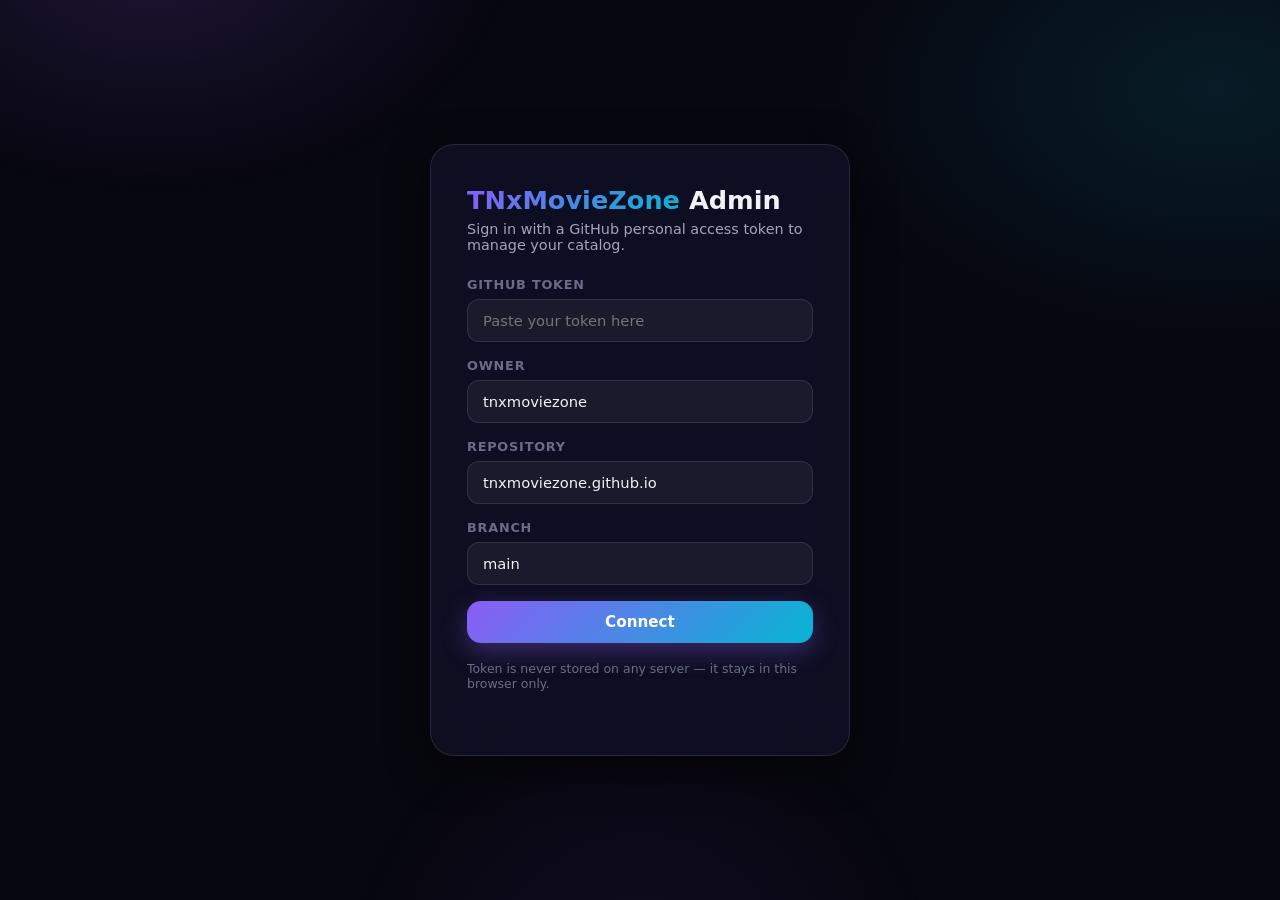
<file: admin.html>
<!DOCTYPE html>
<html lang="en" data-theme="dark">
<head>
<meta charset="UTF-8">
<meta name="viewport" content="width=device-width, initial-scale=1.0">
<title>Admin — TNxMovieZone</title>
<meta name="robots" content="noindex, nofollow">
<link rel="stylesheet" href="css/style.css?v=5">
<link rel="icon" href="logo/logo.png" type="image/png">
</head>
<body>

<!-- ============ LOGIN VIEW (div-based, NO form element) ============ -->
<div id="loginView" class="admin-login-wrap">
  <div class="login-card">
    <h1><span class="grad">TNxMovieZone</span> Admin</h1>
    <p>Sign in with a GitHub personal access token to manage your catalog.</p>
    <div class="login-err" id="loginError"></div>
    <div id="loginForm">
      <div class="field">
        <label for="ghToken">GitHub Token</label>
        <input type="password" id="ghToken" placeholder="Paste your token here" autocomplete="off" autocapitalize="off" spellcheck="false">
      </div>
      <div class="field">
        <label for="ghOwner">Owner</label>
        <input type="text" id="ghOwner" value="tnxmoviezone" autocomplete="off" spellcheck="false">
      </div>
      <div class="field">
        <label for="ghRepo">Repository</label>
        <input type="text" id="ghRepo" value="tnxmoviezone.github.io" autocomplete="off" spellcheck="false">
      </div>
      <div class="field">
        <label for="ghBranch">Branch</label>
        <input type="text" id="ghBranch" value="main" autocomplete="off" spellcheck="false">
      </div>
      <button type="button" class="btn btn-grad" id="loginBtn" style="width:100%" onclick="doAdminLogin()">Connect</button>
    </div>
    <p style="margin-top:18px;font-size:.78rem;color:var(--text-faint);">Token is never stored on any server — it stays in this browser only.</p>
  </div>
</div>

<!-- ============ DASHBOARD VIEW ============ -->
<div id="dashView" style="display:none;">
  <header class="header">
    <div class="wrap header-inner">
      <a href="index.html" class="logo">TNxMovieZone <span style="font-size:.7rem;color:var(--text-faint)">ADMIN</span></a>
      <div style="margin-left:auto;display:flex;gap:10px;">
        <button class="btn btn-ghost btn-sm" type="button" onclick="window.open('index.html','_blank')">View Site</button>
      </div>
    </div>
  </header>

  <main class="wrap">
    <div class="dash-head">
      <h1 style="font-size:1.6rem;font-weight:800;">Dashboard</h1>
      <button class="btn btn-grad" type="button" onclick="openMovieModal()">+ Add Movie</button>
    </div>

    <div class="stats">
      <div class="stat"><div class="n" id="stTotal">0</div><div class="l">Total Movies</div></div>
      <div class="stat"><div class="n" id="stFeatured">0</div><div class="l">Featured</div></div>
      <div class="stat"><div class="n" id="stTrending">0</div><div class="l">Trending</div></div>
      <div class="stat"><div class="n" id="stHidden">0</div><div class="l">Unlisted</div></div>
    </div>

    <div class="tabs">
      <button class="tab-btn on" type="button" data-tab="movies" onclick="switchTab('movies')">🎬 Movies</button>
      <button class="tab-btn" type="button" data-tab="settings" onclick="switchTab('settings')">⚙️ Site Settings</button>
      <button class="tab-btn" type="button" data-tab="cats" onclick="switchTab('cats')">🏷️ Categories</button>
      <button class="tab-btn" type="button" data-tab="ads" onclick="switchTab('ads')">📢 Ads</button>
    </div>

    <!-- Movies tab -->
    <div class="tab-pane on" id="tab-movies">
      <div class="field" style="max-width:340px;">
        <input type="text" id="movieSearch" placeholder="🔍 Filter movies..." oninput="filterMovieTable()">
      </div>
      <div class="tbl-wrap">
        <table>
          <thead>
            <tr><th>Poster</th><th>Title</th><th>Year</th><th>Genre</th><th>Flags</th><th>Status</th><th>Actions</th></tr>
          </thead>
          <tbody id="moviesTbody">
            <tr><td colspan="7" style="text-align:center;color:var(--text-faint)">Loading...</td></tr>
          </tbody>
        </table>
      </div>
    </div>

    <!-- Settings tab -->
    <div class="tab-pane" id="tab-settings">
      <div class="tbl-wrap" style="padding:24px;">
        <div class="field"><label>Site Name</label><input type="text" id="setSiteName"></div>
        <div class="field"><label>Logo URL (optional)</label><input type="text" id="setLogo"></div>
        <div class="field"><label>📤 Upload Logo from Device</label><input type="file" id="logoFile" accept="image/*" style="padding:10px;"><div id="logoUploadStatus" style="font-size:12px;color:#888;margin-top:6px;"></div></div>
        <div class="field"><button class="btn" type="button" onclick="removeLogo()" style="background:rgba(239,68,68,.12);color:#f66;border:1px solid rgba(239,68,68,.3);">🗑 Remove Logo</button></div>
        <div class="field"><label>Embed Server Template (use {tmdb} placeholder)</label><input type="text" id="setEmbed" placeholder="https://example.com/embed/movie/{tmdb}"></div>
        <div class="field"><label>📱 WhatsApp Number <small style="color:var(--text-faint)">(request/report-er jonno)</small></label><input type="text" id="setWhatsApp" placeholder="8801XXXXXXXXX"></div>
        <div class="field"><label>✈️ Telegram Link <small style="color:var(--text-faint)">(channel/group)</small></label><input type="text" id="setTelegram" placeholder="https://t.me/..."></div>
        <div class="field"><label>TMDB API Key (for auto-fill — get free at themoviedb.org)</label><input type="text" id="setTmdbKey" placeholder="Paste your TMDB API key" autocomplete="off" spellcheck="false"></div>
        <div class="field"><label>Announcement / Notice (optional)</label><input type="text" id="setNotice"></div>
        <div class="check-row"><input type="checkbox" id="setDarkDefault" checked> <label for="setDarkDefault" style="margin:0">Dark theme by default</label></div>
        <div style="margin-top:20px;display:flex;gap:12px;flex-wrap:wrap;"><button class="btn btn-grad" type="button" onclick="saveSettings()">Save Settings</button><button class="btn btn-danger" type="button" onclick="doLogout()">Disconnect</button></div>
      </div>
    </div>

    <!-- Categories tab -->
    <div class="tab-pane" id="tab-cats">
      <div class="tbl-wrap" style="padding:24px;">
        <div class="field"><label>Categories (one per line)</label><textarea id="setCats" rows="8"></textarea></div>
        <div><button class="btn btn-grad" type="button" onclick="saveCategories()">Save Categories</button></div>
      </div>
    </div>

    <!-- Ads tab -->
    <div class="tab-pane" id="tab-ads">
      <div class="tbl-wrap" style="padding:24px;">
        <div class="check-row" style="margin-bottom:16px;"><input type="checkbox" id="adsHeadEnabled"> <label for="adsHeadEnabled" style="margin:0">Enable Head Code</label></div>
        <div class="field"><label>Head Code (paste ad script for &lt;head&gt;)</label><textarea id="adsHead" rows="5" placeholder="<script>...</script>" spellcheck="false"></textarea></div>
        <div class="check-row" style="margin-bottom:16px;"><input type="checkbox" id="adsBodyEnabled"> <label for="adsBodyEnabled" style="margin:0">Enable Body Code</label></div>
        <div class="field"><label>Body Code (banner / popup ad code)</label><textarea id="adsBody" rows="5" placeholder="<script>...</script>" spellcheck="false"></textarea></div>
        <div><button class="btn btn-grad" type="button" onclick="saveAds()">Save Ads</button></div>
      </div>
    </div>
  </main>
</div>

<!-- ============ MOVIE MODAL ============ -->
<div class="modal-bg" id="movieModal">
  <div class="modal" style="position:relative;">
    <button type="button" class="modal-back" onclick="closeMovieModal()" aria-label="Back">← Back</button>
    <h2 id="modalTitle">Add Movie</h2>
    <input type="hidden" id="mId">
    <div class="field" id="tmdbSearchWrap" style="margin-bottom:16px;">
      <label>🔍 TMDB Search (auto-fill)</label>
      <input type="text" id="tmdbSearch" placeholder="Type movie name…" autocomplete="off" spellcheck="false">
      <div id="tmdbResults" style="display:none;max-height:220px;overflow-y:auto;margin-top:8px;border:1px solid rgba(139,92,246,.25);border-radius:12px;"></div>
    </div>
    <div class="grid2" style="display:grid;grid-template-columns:1fr 1fr;gap:14px;">
      <div class="field"><label>Title *</label><input type="text" id="mTitle"></div>
      <div class="field"><label>Year</label><input type="text" id="mYear"></div>
      <div class="field" style="grid-column:1/-1;"><label>🎬 Content Type</label><div id="typeSelect" class="cat-select"></div></div>
      <div class="field"><label>Release Date</label><input type="date" id="mReleaseDate"></div>
      <div class="field"><label>Genre</label><input type="text" id="mGenre"></div>
      <div class="field"><label>📂 Category <small style="color:var(--text-faint)">(TMDB theke auto-select hobe)</small></label><div id="catSelect" class="cat-select"></div><div style="display:flex;gap:8px;margin-top:8px;"><select id="catDropdown" style="flex:1;"><option value="">— Category select koro —</option></select><input type="text" id="newCatInput" placeholder="Notun category..." style="flex:1;"><button type="button" class="btn btn-ghost btn-sm" id="addCatBtn">+ Add</button></div></div>
      <div class="field"><label>Language</label><input type="text" id="mLang" placeholder="English, Hindi, Bengali…"></div>
      <div class="field"><label>Country</label><input type="text" id="mCountry" placeholder="USA, India, Bangladesh…"></div>
      <div class="field"><label>TMDB ID</label><input type="text" id="mTmdb"></div>
      <div class="field"><label>Rating (e.g. 8.2)</label><input type="text" id="mRating"></div>
      <div class="field"><label>Duration</label><input type="text" id="mDuration" placeholder="2h 15m"></div>
      <div class="field"><label>Director</label><input type="text" id="mDirector"></div>
      <div class="field"><label>Cast (comma separated)</label><input type="text" id="mCast"></div>
    </div>
    <div class="field"><label>Poster URL</label><input type="text" id="mPoster"></div>
    <div class="field"><label>📤 Upload Poster from Device (4K supported)</label><input type="file" id="mPosterFile" accept="image/*" style="padding:10px;"><div id="posterUploadStatus" style="font-size:12px;color:#888;margin-top:4px;"></div></div>
    <div class="field"><label>Backdrop URL</label><input type="text" id="mBackdrop"></div>
    <div class="field"><label>📤 Upload Backdrop from Device (4K supported)</label><input type="file" id="mBackdropFile" accept="image/*" style="padding:10px;"><div id="backdropUploadStatus" style="font-size:12px;color:#888;margin-top:4px;"></div></div>
    <div class="field">
      <label>🎬 Video Servers <small style="color:var(--text-faint)">(embed / iframe supported)</small></label>
      <div id="serverList"></div>
      <button type="button" class="btn btn-ghost btn-sm" id="addServerBtn" style="margin-top:8px;">+ Add Server</button>
    </div>
    <div class="field"><label>Description</label><textarea id="mDesc" rows="4"></textarea></div>
    <div class="field"><label>Search Keywords / Tags <small style="color:var(--text-faint)">(comma separated — improves search)</small></label><input type="text" id="mTags" placeholder="action thriller, rajinikanth, jailer..."></div>
    <div class="field"><label>🎬 Trailer URL <small style="color:var(--text-faint)">(YouTube)</small></label><input type="text" id="mTrailer" placeholder="https://youtube.com/watch?v=..."></div>
    <div class="field"><label>🏷️ Quality</label><select id="mQuality"><option value="">— Select —</option><option>HD</option><option>FHD</option><option>4K</option><option>CAM</option><option>HDTS</option><option>HDTC</option><option>DVD</option><option>WEB-DL</option><option>BluRay</option></select></div>
    <div class="field"><label>📺 Episodes <small style="color:var(--text-faint)">(thakle Web Series-e show hobe)</small></label><input type="text" id="mEpisodes" placeholder="e.g. 12 ba S1: 8, S2: 10"></div>
    <div class="field"><label>🔞 Age Rating</label><select id="mAge"><option value="">— Select —</option><option>U</option><option>U/A</option><option>A</option><option>18+</option></select></div>
    <div style="display:flex;gap:18px;flex-wrap:wrap;margin-top:6px;">
      <label class="toggle-row"><input type="checkbox" id="mFeatured" class="toggle-input"><span class="toggle-sw"></span> Featured</label>
      <label class="toggle-row"><input type="checkbox" id="mTrending" class="toggle-input"><span class="toggle-sw"></span> Trending</label>
      <label class="toggle-row"><input type="checkbox" id="mListed" class="toggle-input" checked><span class="toggle-sw"></span> Listed <small style="color:var(--text-faint)">(visible on site)</small></label>
    </div>
    <div class="modal-actions">
      <button class="btn btn-ghost" type="button" onclick="closeMovieModal()">Cancel</button>
      <button class="btn btn-danger" type="button" id="mDeleteBtn" style="display:none" onclick="deleteMovie()">Delete</button>
      <button class="btn btn-grad" type="button" onclick="saveMovie()">Save Movie</button>
    </div>
  </div>
</div>

<div class="toast" id="toast"></div>

<script src="js/admin.js?v=6"></script>
</body>
</html>
</file>
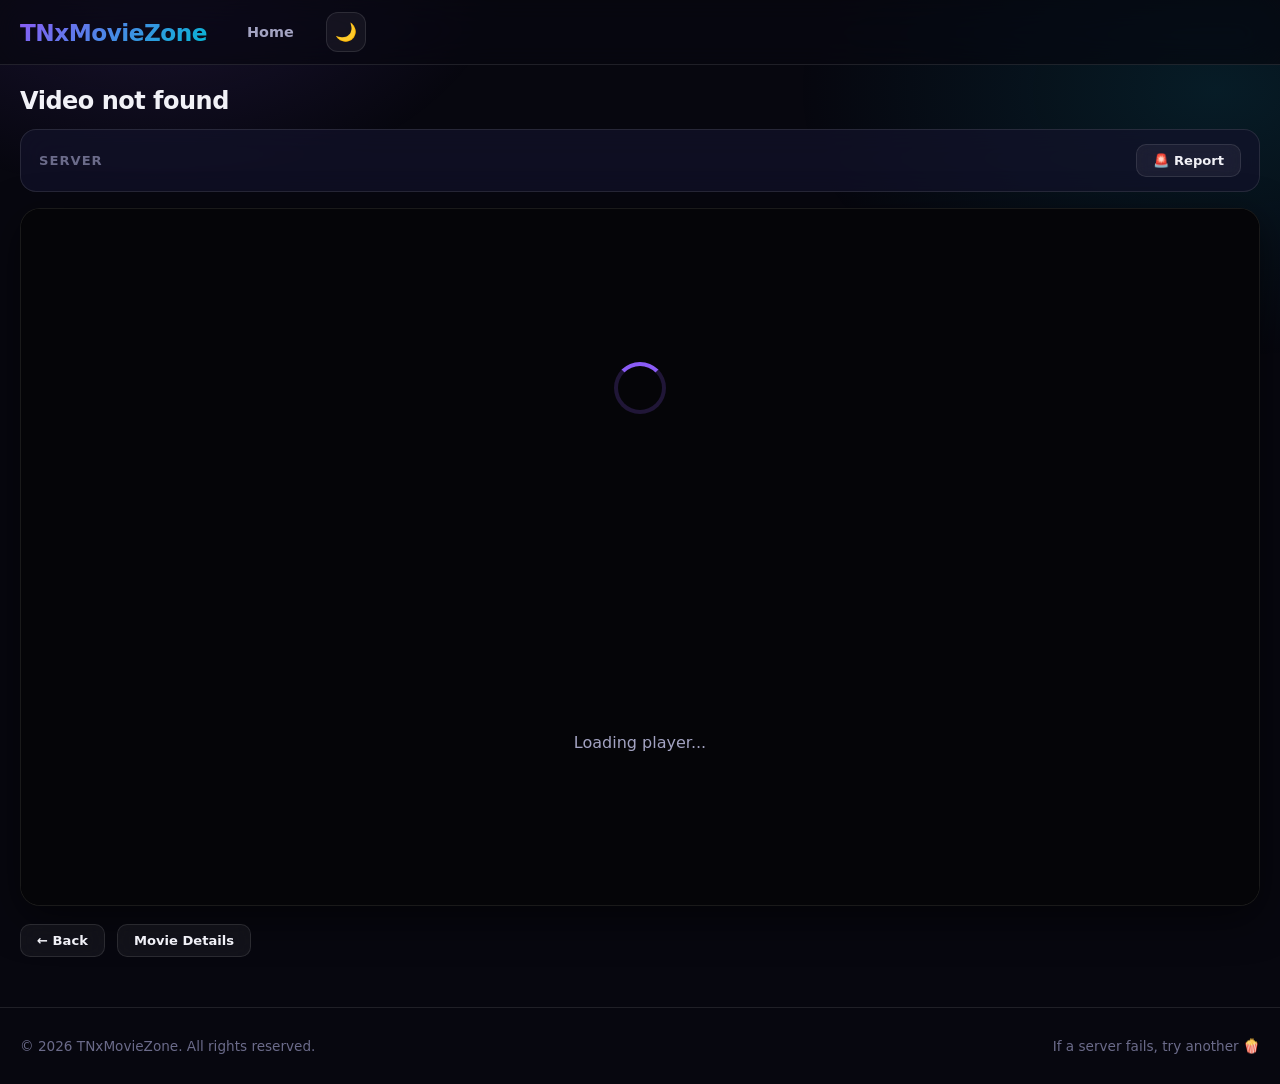
<file: watch.html>
<!DOCTYPE html>
<html lang="en" data-theme="dark">
<head>
<meta charset="UTF-8">
<meta name="viewport" content="width=device-width, initial-scale=1.0">
<title>Watch — TNxMovieZone</title>
<link rel="stylesheet" href="css/style.css?v=5">
<link rel="icon" href="logo/logo.png" type="image/png">
</head>
<body>

<header class="header">
  <div class="wrap header-inner">
    <a href="index.html" class="logo" id="siteLogo">TNxMovieZone</a>
    <nav class="nav">
      <a href="index.html">Home</a>
    </nav>
    <button class="icon-btn" id="themeToggle" title="Toggle theme">🌙</button>
  </div>
</header>

<main class="wrap">
  <div class="player-wrap">
    <h1 class="detail-title" id="wTitle" style="font-size:1.5rem;margin-bottom:14px;">Loading...</h1>

    <div class="server-bar" id="serverBar">
      <span class="lbl">Server</span>
      <div id="serverBtns" style="display:flex;gap:10px;flex-wrap:wrap;"></div>
      <button type="button" class="btn btn-ghost btn-sm" id="reportBtn" style="margin-left:auto;">🚨 Report</button>
    </div>

    <div class="player-frame" id="playerFrame">
      <div class="player-loading" id="playerLoading">
        <div class="spinner"></div>
        <div>Loading player...</div>
      </div>
    </div>

    <div style="display:flex;gap:12px;margin-top:18px;flex-wrap:wrap;">
      <a class="btn btn-ghost btn-sm" id="wBack" href="index.html">← Back</a>
      <a class="btn btn-ghost btn-sm" id="wDetails" href="#">Movie Details</a>
    </div>

    <div id="wCastSec" style="display:none;margin-top:24px;">
      <h3 class="row-title" style="font-size:1.1rem;">🎭 Cast</h3>
      <div id="wCast" style="display:flex;gap:10px;flex-wrap:wrap;"></div>
    </div>
  </div>
</main>

<div class="toast" id="toast"></div>

<footer class="footer">
  <div class="wrap footer-inner">
    <span>© <span id="year"></span> <span id="footName">TNxMovieZone</span>. All rights reserved.</span>
    <span>If a server fails, try another 🍿</span>
  </div>
</footer>

<script src="js/watch.js?v=2"></script>
<script>
/* source protection */
(function(){
  document.addEventListener('contextmenu', function(e){ e.preventDefault(); });
  document.addEventListener('keydown', function(e){
    if (e.key === 'F12' ||
        (e.ctrlKey && e.shiftKey && (e.key === 'I' || e.key === 'J' || e.key === 'C')) ||
        (e.ctrlKey && e.key === 'U')) {
      e.preventDefault();
    }
  });
})();
</script>
</body>
</html>
</file>
<file: css/style.css>
/* ============================================================
   VIOLETFLEX — Premium dark streaming theme
   Electric purple #8b5cf6 + cyan #06b6d4 gradient accents
   Glassmorphism cards, smooth animations
   ============================================================ */

:root {
  --bg-0: #07070f;
  --bg-1: #0c0c1a;
  --bg-2: #12122a;
  --purple: #8b5cf6;
  --purple-soft: #a78bfa;
  --cyan: #06b6d4;
  --cyan-soft: #22d3ee;
  --grad: linear-gradient(135deg, #8b5cf6 0%, #06b6d4 100%);
  --grad-soft: linear-gradient(135deg, rgba(139,92,246,.25) 0%, rgba(6,182,212,.25) 100%);
  --text: #f1f1f7;
  --text-dim: #a3a3c2;
  --text-faint: #6b6b8a;
  --glass: rgba(255,255,255,.05);
  --glass-border: rgba(255,255,255,.10);
  --card: rgba(18,18,42,.72);
  --danger: #f43f5e;
  --success: #10b981;
  --warn: #f59e0b;
  --radius: 16px;
  --shadow: 0 12px 40px rgba(0,0,0,.55);
  --transition: .28s cubic-bezier(.4,0,.2,1);
}

[data-theme="light"] {
  --bg-0: #f4f4fa;
  --bg-1: #ffffff;
  --bg-2: #eceaf7;
  --text: #17172b;
  --text-dim: #55557a;
  --text-faint: #9a9ab5;
  --glass: rgba(255,255,255,.65);
  --glass-border: rgba(20,20,60,.10);
  --card: rgba(255,255,255,.85);
  --shadow: 0 12px 40px rgba(80,70,160,.14);
}

* { margin: 0; padding: 0; box-sizing: border-box; }

html { scroll-behavior: smooth; }

body {
  font-family: 'Inter', 'Segoe UI', system-ui, -apple-system, sans-serif;
  background: var(--bg-0);
  color: var(--text);
  min-height: 100vh;
  transition: background var(--transition), color var(--transition);
  overflow-x: hidden;
}

/* Ambient background glow */
body::before {
  content: '';
  position: fixed;
  inset: 0;
  pointer-events: none;
  z-index: 0;
  background:
    radial-gradient(600px 400px at 12% -5%, rgba(139,92,246,.16), transparent 60%),
    radial-gradient(700px 450px at 95% 10%, rgba(6,182,212,.12), transparent 60%),
    radial-gradient(500px 500px at 50% 110%, rgba(139,92,246,.08), transparent 60%);
}

[data-theme="light"] body::before { opacity: .5; }

a { color: inherit; text-decoration: none; }
button { font-family: inherit; cursor: pointer; }
img { display: block; max-width: 100%; }

.wrap { max-width: 100%; margin: 0 auto; padding: 0 20px; position: relative; z-index: 1; }

/* ---------- Header ---------- */
.header {
  position: sticky;
  top: 0;
  z-index: 50;
  backdrop-filter: blur(18px) saturate(160%);
  -webkit-backdrop-filter: blur(18px) saturate(160%);
  background: color-mix(in srgb, var(--bg-0) 72%, transparent);
  border-bottom: 1px solid var(--glass-border);
}
.header-inner {
  display: flex;
  align-items: center;
  gap: 18px;
  height: 64px;
}
.logo {
  font-size: 1.45rem;
  font-weight: 800;
  letter-spacing: -.5px;
  background: var(--grad);
  -webkit-background-clip: text;
  background-clip: text;
  color: transparent;
  white-space: nowrap;
}
.logo img { height: 34px; width: auto; }
.nav { display: flex; gap: 4px; margin-left: 8px; }
.nav a {
  padding: 8px 14px;
  border-radius: 10px;
  font-size: .9rem;
  font-weight: 600;
  color: var(--text-dim);
  transition: var(--transition);
}
.nav a:hover, .nav a.active { color: var(--text); background: var(--glass); }
.header-search { margin-left: auto; position: relative; }
.header-search input {
  width: 220px;
  padding: 10px 14px 10px 38px;
  border-radius: 12px;
  border: 1px solid var(--glass-border);
  background: var(--glass);
  color: var(--text);
  font-size: .88rem;
  outline: none;
  transition: var(--transition);
}
.header-search input:focus { border-color: var(--purple); box-shadow: 0 0 0 3px rgba(139,92,246,.18); width: 280px; }
.header-search .icon { position: absolute; left: 12px; top: 50%; transform: translateY(-50%); opacity: .55; }
.icon-btn {
  width: 40px; height: 40px;
  border-radius: 12px;
  border: 1px solid var(--glass-border);
  background: var(--glass);
  color: var(--text);
  font-size: 1.1rem;
  display: grid; place-items: center;
  transition: var(--transition);
}
.icon-btn:hover { border-color: var(--purple); transform: translateY(-1px); }

/* ---------- Buttons ---------- */
.btn {
  display: inline-flex; align-items: center; justify-content: center; gap: 8px;
  padding: 12px 26px;
  border: none; border-radius: 14px;
  font-size: .95rem; font-weight: 700;
  transition: var(--transition);
}
.btn-grad { background: var(--grad); color: #fff; box-shadow: 0 8px 24px rgba(139,92,246,.35); }
.btn-grad:hover { transform: translateY(-2px); box-shadow: 0 12px 32px rgba(139,92,246,.5); }
.btn-ghost { background: var(--glass); color: var(--text); border: 1px solid var(--glass-border); backdrop-filter: blur(10px); }
.btn-ghost:hover { border-color: var(--purple); }
.btn-danger { background: rgba(244,63,94,.14); color: var(--danger); border: 1px solid rgba(244,63,94,.35); }
.btn-danger:hover { background: rgba(244,63,94,.25); }
.btn-sm { padding: 8px 16px; font-size: .82rem; border-radius: 10px; }
.btn:disabled { opacity: .5; cursor: not-allowed; transform: none; }

/* ---------- Hero ---------- */
.hero {
  position: relative;
  border-radius: 24px;
  overflow: hidden;
  margin: 22px 0 34px;
  min-height: 460px;
  display: flex;
  align-items: flex-end;
  box-shadow: var(--shadow);
  isolation: isolate;
}
.hero-bg { position: absolute; inset: 0; z-index: -2; }
.hero-bg img { width: 100%; height: 100%; object-fit: cover; }
.hero-shade {
  position: absolute; inset: 0; z-index: -1;
  background: linear-gradient(180deg, rgba(7,7,15,.25) 0%, rgba(7,7,15,.55) 45%, var(--bg-0) 100%),
              linear-gradient(90deg, rgba(7,7,15,.75) 0%, transparent 60%);
}
/* Light mode billboard: soft light — backdrop visible */
[data-theme="light"] .hero-shade {
  background: linear-gradient(180deg, rgba(244,244,250,.05) 0%, rgba(244,244,250,.2) 60%, var(--bg-0) 100%),
              linear-gradient(90deg, rgba(244,244,250,.6) 0%, rgba(244,244,250,.12) 55%, transparent 85%);
}
[data-theme="light"] .hero-bg img { filter:none; }
[data-theme="light"] .hero-title { color:#0d0d1f; text-shadow:none; }
[data-theme="light"] .hero-desc { color:#33334f; text-shadow:none; }
[data-theme="light"] .hero-meta { color:#44445f; text-shadow:none; }
[data-theme="light"] .hero-badge { background:rgba(255,255,255,.7); }
.hero-content { padding: 44px; max-width: 640px; animation: riseIn .7s ease both; }
.hero-badge {
  display: inline-flex; align-items: center; gap: 8px;
  font-size: .75rem; font-weight: 700; letter-spacing: 1.5px; text-transform: uppercase;
  padding: 7px 14px; border-radius: 999px;
  background: var(--glass); border: 1px solid var(--glass-border);
  backdrop-filter: blur(10px); color: var(--cyan-soft); margin-bottom: 16px;
}
.hero-title {
  font-size: clamp(2rem, 4.5vw, 3.4rem);
  font-weight: 800; letter-spacing: -1px; line-height: 1.08; margin-bottom: 12px;
}
.hero-meta { display: flex; flex-wrap: wrap; gap: 10px; align-items: center; color: var(--text-dim); font-size: .9rem; margin-bottom: 14px; }
.imdb { background: #f5c518; color: #000; font-weight: 800; font-size: .78rem; padding: 3px 8px; border-radius: 6px; }
.hero-desc { color: var(--text-dim); font-size: .98rem; line-height: 1.65; margin-bottom: 22px; display: -webkit-box; -webkit-line-clamp: 3; -webkit-box-orient: vertical; overflow: hidden; }
.hero-actions { display: flex; gap: 12px; flex-wrap: wrap; }
.hero-dots { position: absolute; bottom: 10px; right: 30px; display: flex; gap: 8px; }
.hero-dots button { width: 26px; height: 5px; border-radius: 3px; border: none; background: rgba(255,255,255,.25); transition: var(--transition); }
.hero-dots button.on { background: var(--grad); width: 40px; }

@keyframes riseIn { from { opacity: 0; transform: translateY(24px); } to { opacity: 1; transform: none; } }
@keyframes fadeIn { from { opacity: 0; } to { opacity: 1; } }

/* ---------- Rows ---------- */
.row-sec { margin-bottom: 36px; }
.row-head { display: flex; align-items: center; justify-content: space-between; margin-bottom: 16px; }
.row-title { font-size: 1.25rem; font-weight: 800; letter-spacing: -.3px; display: flex; align-items: center; gap: 10px; }
.row-title::before { content: ''; width: 5px; height: 22px; border-radius: 3px; background: var(--grad); }
.row-link { font-size: .85rem; font-weight: 600; color: var(--cyan-soft); }
.poster-row { display: flex; gap: 14px; overflow-x: auto; padding: 6px 2px 14px; scrollbar-width: thin; scrollbar-color: var(--purple) transparent; }
.poster-row::-webkit-scrollbar { height: 6px; }
.poster-row::-webkit-scrollbar-thumb { background: var(--grad); border-radius: 3px; }

.card {
  flex: 0 0 168px;
  border-radius: var(--radius);
  overflow: hidden;
  background: var(--card);
  border: 1px solid var(--glass-border);
  backdrop-filter: blur(14px);
  transition: var(--transition);
  animation: fadeIn .5s ease both;
}
.card:hover { transform: translateY(-7px) scale(1.02); border-color: rgba(139,92,246,.5); box-shadow: 0 18px 44px rgba(139,92,246,.22); }
.card-poster { position: relative; aspect-ratio: 2/3; overflow: hidden; }
.card-poster img { width: 100%; height: 100%; object-fit: cover; transition: transform .5s ease; }
.card:hover .card-poster img { transform: scale(1.07); }
.card-play {
  position: absolute; inset: 0; display: grid; place-items: center;
  background: rgba(7,7,15,.45); opacity: 0; transition: var(--transition);
}
.card:hover .card-play { opacity: 1; }
.card-play span {
  width: 52px; height: 52px; border-radius: 50%;
  background: var(--grad); display: grid; place-items: center;
  font-size: 1.2rem; color: #fff; box-shadow: 0 8px 24px rgba(139,92,246,.5);
}
.card-badge { position: absolute; top: 8px; left: 8px; font-size: .68rem; font-weight: 800; padding: 4px 9px; border-radius: 8px; background: var(--grad); color: #fff; }
.card-info { padding: 11px 12px 13px; }
.card-title { font-size: .88rem; font-weight: 700; white-space: nowrap; overflow: hidden; text-overflow: ellipsis; margin-bottom: 5px; }
.card-sub { font-size: .76rem; color: var(--text-faint); display: flex; justify-content: space-between; align-items: center; }
.card-sub .imdb { font-size: .68rem; padding: 2px 6px; }

/* ---------- Category chips ---------- */
.chips { display: flex; gap: 10px; overflow-x: auto; padding: 4px 2px 12px; margin-bottom: 8px; }
.chip {
  flex: 0 0 auto; padding: 9px 18px; border-radius: 999px;
  background: var(--glass); border: 1px solid var(--glass-border);
  font-size: .85rem; font-weight: 600; color: var(--text-dim);
  transition: var(--transition);
}
.chip:hover { border-color: var(--purple); color: var(--text); }
.chip.on { background: var(--grad); color: #fff; border-color: transparent; box-shadow: 0 6px 18px rgba(139,92,246,.35); }

/* ---------- Grid ---------- */
.grid { display: grid; grid-template-columns: repeat(auto-fill, minmax(160px, 1fr)); gap: 16px; }
.grid .card { flex: none; }

/* ---------- Movie detail ---------- */
.detail-hero { position: relative; border-radius: 24px; overflow: hidden; margin: 22px 0; min-height: 420px; isolation: isolate; box-shadow: var(--shadow); }
.detail-body { display: flex; gap: 28px; margin: -110px 0 30px; position: relative; z-index: 2; padding: 0 30px; }
.detail-poster { flex: 0 0 230px; border-radius: 18px; overflow: hidden; box-shadow: var(--shadow); border: 1px solid var(--glass-border); }
.detail-poster img { width: 100%; aspect-ratio: 2/3; object-fit: cover; }
.detail-info { padding-top: 118px; flex: 1; min-width: 0; }
.detail-title { font-size: clamp(1.7rem, 3.5vw, 2.6rem); font-weight: 800; letter-spacing: -.5px; margin-bottom: 10px; }
.detail-meta { display: flex; flex-wrap: wrap; gap: 10px; align-items: center; color: var(--text-dim); font-size: .92rem; margin-bottom: 14px; }
.detail-desc { color: var(--text-dim); line-height: 1.7; margin-bottom: 20px; max-width: 720px; }
.detail-extra { display: grid; grid-template-columns: repeat(auto-fit, minmax(200px, 1fr)); gap: 12px; margin-bottom: 22px; }
.extra-box { background: var(--card); border: 1px solid var(--glass-border); border-radius: 12px; padding: 12px 16px; backdrop-filter: blur(12px); }
.extra-box .k { font-size: .72rem; text-transform: uppercase; letter-spacing: 1px; color: var(--text-faint); margin-bottom: 4px; }
.extra-box .v { font-weight: 600; font-size: .92rem; }

/* ---------- Watch page ---------- */
.player-wrap { margin: 22px 0; }
.server-bar {
  display: flex; gap: 10px; flex-wrap: wrap; align-items: center;
  background: var(--card); border: 1px solid var(--glass-border);
  border-radius: 16px; padding: 14px 18px; margin-bottom: 16px;
  backdrop-filter: blur(14px);
}
.server-bar .lbl { font-size: .82rem; font-weight: 700; text-transform: uppercase; letter-spacing: 1px; color: var(--text-faint); margin-right: 6px; }
.srv-btn {
  padding: 10px 20px; border-radius: 12px; border: 1px solid var(--glass-border);
  background: var(--glass); color: var(--text-dim); font-weight: 700; font-size: .88rem;
  transition: var(--transition);
}
.srv-btn:hover { border-color: var(--cyan); color: var(--text); }
.srv-btn.on { background: var(--grad); color: #fff; border-color: transparent; box-shadow: 0 6px 18px rgba(139,92,246,.4); }
.player-frame {
  position: relative; border-radius: 20px; overflow: hidden;
  background: #000; aspect-ratio: 16/9; box-shadow: var(--shadow);
  border: 1px solid var(--glass-border);
}
.player-frame iframe, .player-frame video { position: absolute; inset: 0; width: 100%; height: 100%; border: none; }
.player-loading {
  position: absolute; inset: 0; display: grid; place-items: center;
  background: #050508; color: var(--text-dim); flex-direction: column; gap: 14px;
}
.spinner {
  width: 52px; height: 52px; border-radius: 50%;
  border: 4px solid rgba(139,92,246,.2); border-top-color: var(--purple);
  animation: spin 1s linear infinite;
}
@keyframes spin { to { transform: rotate(360deg); } }
.toast {
  position: fixed; bottom: 26px; left: 50%; transform: translateX(-50%) translateY(80px);
  background: var(--card); border: 1px solid var(--glass-border);
  backdrop-filter: blur(16px); padding: 13px 22px; border-radius: 14px;
  font-size: .9rem; font-weight: 600; z-index: 200; opacity: 0; transition: var(--transition);
  box-shadow: var(--shadow); max-width: 90vw; text-align: center;
}
.toast.show { opacity: 1; transform: translateX(-50%) translateY(0); }

/* ---------- Admin ---------- */
.admin-login-wrap { min-height: 100vh; display: grid; place-items: center; padding: 20px; }
.login-card {
  width: 100%; max-width: 420px;
  background: var(--card); border: 1px solid var(--glass-border);
  border-radius: 24px; padding: 40px 36px;
  backdrop-filter: blur(20px); box-shadow: var(--shadow);
  animation: riseIn .5s ease both;
}
.login-card h1 { font-size: 1.6rem; font-weight: 800; margin-bottom: 6px; }
.login-card h1 .grad { background: var(--grad); -webkit-background-clip: text; background-clip: text; color: transparent; }
.login-card p { color: var(--text-dim); font-size: .9rem; margin-bottom: 24px; }
.field { margin-bottom: 16px; }
.field label { display: block; font-size: .8rem; font-weight: 700; text-transform: uppercase; letter-spacing: .8px; color: var(--text-faint); margin-bottom: 7px; }
.field input, .field select, .field textarea {
  width: 100%; padding: 12px 15px; border-radius: 12px;
  border: 1px solid var(--glass-border); background: var(--glass);
  color: var(--text); font-size: .92rem; font-family: inherit; outline: none;
  transition: var(--transition);
}
.field input:focus, .field select:focus, .field textarea:focus { border-color: var(--purple); box-shadow: 0 0 0 3px rgba(139,92,246,.16); }
.field textarea { min-height: 90px; resize: vertical; }
.login-err { display: none; background: rgba(244,63,94,.12); border: 1px solid rgba(244,63,94,.35); color: #fb7185; padding: 11px 15px; border-radius: 12px; font-size: .86rem; margin-bottom: 16px; }
.login-err.show { display: block; }

.dash-head { display: flex; align-items: center; justify-content: space-between; padding: 22px 0; flex-wrap: wrap; gap: 14px; }
.stats { display: grid; grid-template-columns: repeat(auto-fit, minmax(150px, 1fr)); gap: 14px; margin-bottom: 26px; }
.stat {
  background: var(--card); border: 1px solid var(--glass-border); border-radius: 16px;
  padding: 20px; backdrop-filter: blur(14px); position: relative; overflow: hidden;
}
.stat::after { content: ''; position: absolute; top: 0; left: 0; right: 0; height: 3px; background: var(--grad); }
.stat .n { font-size: 1.9rem; font-weight: 800; }
.stat .l { font-size: .78rem; color: var(--text-faint); text-transform: uppercase; letter-spacing: 1px; margin-top: 4px; }

.tabs { display: flex; gap: 8px; margin-bottom: 20px; flex-wrap: wrap; position: sticky; top: 64px; z-index: 40; padding: 10px 0; background: color-mix(in srgb, var(--bg-0) 82%, transparent); backdrop-filter: blur(14px); }
.tab-btn { padding: 10px 20px; border-radius: 12px; border: 1px solid var(--glass-border); background: var(--glass); color: var(--text-dim); font-weight: 700; font-size: .88rem; transition: var(--transition); }
.tab-btn.on { background: var(--grad); color: #fff; border-color: transparent; }
.tab-pane { display: none; animation: fadeIn .35s ease; }
.tab-pane.on { display: block; }

.tbl-wrap { overflow-x: auto; border-radius: 16px; border: 1px solid var(--glass-border); background: var(--card); backdrop-filter: blur(14px); }
table { width: 100%; border-collapse: collapse; font-size: .88rem; }
th { text-align: left; padding: 13px 16px; font-size: .74rem; text-transform: uppercase; letter-spacing: 1px; color: var(--text-faint); border-bottom: 1px solid var(--glass-border); white-space: nowrap; }
td { padding: 12px 16px; border-bottom: 1px solid var(--glass-border); vertical-align: middle; }
tr:last-child td { border-bottom: none; }
tr:hover td { background: rgba(139,92,246,.05); }
.tbl-poster { width: 44px; height: 64px; object-fit: cover; border-radius: 8px; }
.pill { display: inline-block; font-size: .7rem; font-weight: 700; padding: 4px 10px; border-radius: 999px; background: var(--grad-soft); border: 1px solid var(--glass-border); }
.row-actions { display: flex; gap: 8px; white-space: nowrap; }

/* Modal */
.modal-bg { position: fixed; inset: 0; background: rgba(4,4,10,.72); backdrop-filter: blur(8px); z-index: 100; display: none; align-items: flex-start; justify-content: center; padding: 30px 16px; overflow-y: auto; }
.modal-bg.show { display: flex; }
.modal {
  width: 100%; max-width: 640px; background: var(--bg-1);
  border: 1px solid var(--glass-border); border-radius: 22px; padding: 30px;
  animation: riseIn .35s ease both; box-shadow: var(--shadow);
}
.modal h2 { font-size: 1.3rem; font-weight: 800; margin-bottom: 20px; }
.modal .grid2 { display: grid; grid-template-columns: 1fr 1fr; gap: 14px; }
.modal-actions { display: flex; gap: 12px; justify-content: flex-end; margin-top: 22px; }
.check-row { display: flex; align-items: center; gap: 10px; font-size: .9rem; font-weight: 600; }
.check-row input { width: 18px; height: 18px; accent-color: var(--purple); }

.footer { border-top: 1px solid var(--glass-border); margin-top: 50px; padding: 30px 0; color: var(--text-faint); font-size: .85rem; }
.footer-inner { display: flex; justify-content: space-between; align-items: center; flex-wrap: wrap; gap: 12px; }

/* Empty / loading states */
.empty { text-align: center; padding: 60px 20px; color: var(--text-faint); }
.empty .big { font-size: 3rem; margin-bottom: 12px; }
.skel { border-radius: var(--radius); background: linear-gradient(90deg, var(--glass) 25%, rgba(255,255,255,.09) 50%, var(--glass) 75%); background-size: 200% 100%; animation: shimmer 1.4s infinite; }
@keyframes shimmer { to { background-position: -200% 0; } }

/* Search results dropdown */
.search-results {
  position: absolute; top: calc(100% + 8px); right: 0; width: 340px; max-height: 420px; overflow-y: auto;
  background: var(--bg-1); border: 1px solid var(--glass-border); border-radius: 16px;
  box-shadow: var(--shadow); z-index: 60; display: none;
}
.search-results.show { display: block; animation: fadeIn .25s ease; }
.sr-item { display: flex; gap: 12px; padding: 10px 14px; align-items: center; transition: var(--transition); }
.sr-item:hover { background: rgba(139,92,246,.08); }
.sr-item img { width: 40px; height: 58px; object-fit: cover; border-radius: 8px; }
.sr-item .t { font-weight: 700; font-size: .88rem; }
.sr-item .s { font-size: .76rem; color: var(--text-faint); }

/* Responsive */
@media (max-width: 860px) {
  .wrap { padding: 0 20px; }
  .nav { display: none; }
  .header-search input { width: 150px; }
  .header-search input:focus { width: 180px; }
  .hero { min-height: 380px; }
  .hero-content { padding: 26px; }
  .card { flex-basis: 138px; }
  .detail-body { flex-direction: column; padding: 0 18px; margin-top: -80px; }
  .detail-poster { flex: none; width: 150px; }
  .detail-top-row { gap:14px; }
  .detail-side-extra .detail-extra { grid-template-columns:1fr; gap:8px; }
  .detail-side-extra .extra-box { padding:10px 12px; }
  .detail-side-extra .extra-box .k { font-size:10px; }
  .detail-side-extra .extra-box .v { font-size:13px; }
  .detail-info { padding-top: 0; }
  .modal .grid2 { grid-template-columns: 1fr; }
  .dash-head { flex-direction: column; align-items: flex-start; }
}

/* Toggle switch */
.toggle-row { display:inline-flex; align-items:center; gap:10px; cursor:pointer; font-size:14px; color:var(--text); }
.toggle-input { display:none; }
.toggle-sw {
  width:44px; height:24px; border-radius:999px; flex:none;
  background:rgba(255,255,255,.12); border:1px solid rgba(255,255,255,.15);
  position:relative; transition:all .25s ease;
}
.toggle-sw::after {
  content:''; position:absolute; top:2px; left:2px;
  width:18px; height:18px; border-radius:50%;
  background:#888; transition:all .25s ease;
}
.toggle-input:checked + .toggle-sw {
  background:linear-gradient(135deg,#8b5cf6,#06b6d4);
  border-color:transparent;
}
.toggle-input:checked + .toggle-sw::after { left:22px; background:#fff; }
.toggle-sw.toggle-sm { width:36px; height:20px; }
.toggle-sw.toggle-sm::after { width:14px; height:14px; }
.toggle-input:checked + .toggle-sw.toggle-sm::after { left:18px; }

.detail-poster-col { display:flex; flex-direction:column; gap:12px; flex:none; }
.detail-top-row { display:flex; gap:20px; align-items:flex-start; }
.detail-side-extra { flex:1; min-width:0; padding-top:4px; }
.detail-side-extra .detail-extra { grid-template-columns:1fr; margin-bottom:0; }
.detail-hero { position:relative; }
.back-overlay {
  position:absolute; top:16px; left:16px; z-index:5;
  background:rgba(255,255,255,.92) !important;
  color:#1a1a2e !important;
  font-weight:700;
  backdrop-filter:blur(8px); -webkit-backdrop-filter:blur(8px);
  box-shadow:0 4px 16px rgba(0,0,0,.3);
}
.btn-watch-side { text-align:center; }

/* Hero cast strip */
.hero-cast { display:flex; gap:8px; margin:12px 0 4px; }
.hcast-item img { width:38px; height:38px; border-radius:50%; object-fit:cover; border:2px solid rgba(139,92,246,.4); }
.hcast-noimg { width:38px; height:38px; border-radius:50%; display:grid; place-items:center; font-size:1.1rem; background:var(--grad-soft); border:2px solid rgba(139,92,246,.4); }

/* Search results full grid */
.search-grid { display:grid; grid-template-columns:repeat(auto-fill,minmax(140px,1fr)); gap:16px; margin-top:14px; }
.search-grid .card { animation:riseIn .5s cubic-bezier(.22,1,.36,1) both; }
.search-grid .card:nth-child(2) { animation-delay:.04s; }
.search-grid .card:nth-child(3) { animation-delay:.08s; }
.search-grid .card:nth-child(4) { animation-delay:.12s; }
.search-grid .card:nth-child(5) { animation-delay:.16s; }
.search-grid .card:nth-child(n+6) { animation-delay:.2s; }
#searchSec .row-head { display:flex; align-items:center; justify-content:space-between; }

/* Cast — horizontal auto-adjust scroll */
.cast-grid { display:flex; gap:12px; margin-top:12px; overflow-x:auto; padding-bottom:8px; -webkit-overflow-scrolling:touch; scrollbar-width:thin; }
.cast-grid::-webkit-scrollbar { height:6px; }
.cast-grid::-webkit-scrollbar-thumb { background:rgba(139,92,246,.4); border-radius:3px; }
.cast-card { text-align:center; flex:0 0 72px; }
.cast-card img { width:100%; aspect-ratio:1/1; object-fit:cover; border-radius:50%; border:1px solid rgba(139,92,246,.25); }
.cast-noimg { width:100%; aspect-ratio:1/1; display:grid; place-items:center; font-size:1.4rem; border-radius:50%; background:var(--grad-soft); border:1px solid rgba(139,92,246,.25); }
.cast-name { font-size:10px; margin-top:4px; color:var(--text); font-weight:600; line-height:1.2; overflow:hidden; text-overflow:ellipsis; white-space:nowrap; }
.cast-char { font-size:9px; color:var(--text-faint); line-height:1.2; overflow:hidden; text-overflow:ellipsis; white-space:nowrap; }

/* 4K image support — crisp high-res rendering */
img { image-rendering: -webkit-optimize-contrast; }
.hero-bg img, .detail-backdrop img {
  image-rendering: auto;
}

/* Notice / announcement popup (center modal) */
.notice-modal-bg {
  position: fixed;
  inset: 0;
  background: rgba(0,0,0,.65);
  backdrop-filter: blur(6px);
  -webkit-backdrop-filter: blur(6px);
  display: flex;
  align-items: center;
  justify-content: center;
  z-index: 9999;
  padding: 20px;
  animation: fadeIn .25s ease;
}
.notice-modal {
  position: relative;
  max-width: 420px;
  width: 100%;
  background: var(--card, #16162a);
  border: 1px solid rgba(139,92,246,.35);
  border-radius: 20px;
  padding: 36px 28px 28px;
  text-align: center;
  box-shadow: 0 20px 60px rgba(139,92,246,.25);
  animation: popIn .3s ease;
}
.notice-modal-icon { font-size: 44px; margin-bottom: 12px; }
.notice-modal h3 {
  margin: 0 0 10px;
  font-size: 20px;
  background: linear-gradient(135deg, #8b5cf6, #06b6d4);
  -webkit-background-clip: text;
  background-clip: text;
  -webkit-text-fill-color: transparent;
}
.notice-modal p { margin: 0; color: var(--text); font-size: 15px; line-height: 1.6; }
.notice-close {
  position: absolute;
  top: 10px; right: 12px;
  background: none; border: none;
  color: var(--muted, #888);
  font-size: 18px; cursor: pointer;
  padding: 6px;
}
.notice-close:hover { color: #f66; }
@keyframes fadeIn { from { opacity: 0; } to { opacity: 1; } }
@keyframes popIn { from { transform: scale(.92); opacity: 0; } to { transform: scale(1); opacity: 1; } }

/* ============ PRO ANIMATION SYSTEM ============ */

/* --- page entrance --- */
@keyframes riseIn { from { opacity:0; transform:translateY(28px); } to { opacity:1; transform:translateY(0); } }
@keyframes fadeSlideL { from { opacity:0; transform:translateX(-24px); } to { opacity:1; transform:translateX(0); } }
@keyframes scaleIn { from { opacity:0; transform:scale(.94); } to { opacity:1; transform:scale(1); } }
@keyframes kenburns { 0% { transform:scale(1); } 100% { transform:scale(1.12); } }
@keyframes floatY { 0%,100% { transform:translateY(0); } 50% { transform:translateY(-8px); } }
@keyframes shimmer { 0% { background-position:-400px 0; } 100% { background-position:400px 0; } }
@keyframes glowPulse { 0%,100% { box-shadow:0 0 18px rgba(139,92,246,.35); } 50% { box-shadow:0 0 34px rgba(6,182,212,.5); } }
@keyframes spin { to { transform:rotate(360deg); } }

/* --- scroll reveal --- */
.reveal { opacity:0; transform:translateY(26px); transition:opacity .7s cubic-bezier(.22,1,.36,1), transform .7s cubic-bezier(.22,1,.36,1); }
.reveal.in { opacity:1; transform:none; }

/* --- hero --- */
.hero-bg img { animation:kenburns 18s ease-in-out infinite alternate; }
.hero-content > * { animation:riseIn .8s cubic-bezier(.22,1,.36,1) both; }
.hero-content > *:nth-child(2) { animation-delay:.08s; }
.hero-content > *:nth-child(3) { animation-delay:.16s; }
.hero-content > *:nth-child(4) { animation-delay:.24s; }
.hero-content > *:nth-child(5) { animation-delay:.32s; }
.hero-badge { animation:floatY 4s ease-in-out infinite; }

/* --- movie cards: 3D tilt + lift --- */
.card { transition:transform .35s cubic-bezier(.22,1,.36,1), box-shadow .35s ease; transform-style:preserve-3d; will-change:transform; }
.card:hover { transform:translateY(-8px) scale(1.03); box-shadow:0 18px 44px rgba(0,0,0,.5), 0 0 24px rgba(139,92,246,.25); z-index:2; }
.card-poster { overflow:hidden; }
.card-poster img { transition:transform .6s cubic-bezier(.22,1,.36,1); }
.card:hover .card-poster img { transform:scale(1.1); }

/* --- stagger rows on load --- */
.poster-row .card { animation:riseIn .6s cubic-bezier(.22,1,.36,1) both; }
.poster-row .card:nth-child(2) { animation-delay:.05s; }
.poster-row .card:nth-child(3) { animation-delay:.1s; }
.poster-row .card:nth-child(4) { animation-delay:.15s; }
.poster-row .card:nth-child(5) { animation-delay:.2s; }
.poster-row .card:nth-child(6) { animation-delay:.25s; }
.poster-row .card:nth-child(n+7) { animation-delay:.3s; }

/* --- buttons: magnetic glow --- */
.btn { transition:transform .2s ease, box-shadow .3s ease, filter .2s ease; position:relative; overflow:hidden; }
.btn:hover { transform:translateY(-2px); filter:brightness(1.1); }
.btn:active { transform:translateY(0) scale(.98); }
.btn-grad:hover { box-shadow:0 8px 28px rgba(139,92,246,.5); animation:glowPulse 2s ease-in-out infinite; }
.btn::after { content:''; position:absolute; top:0; left:-80%; width:50%; height:100%; background:linear-gradient(100deg,transparent,rgba(255,255,255,.25),transparent); transform:skewX(-20deg); transition:left .5s ease; }
.btn:hover::after { left:130%; }

/* --- chips --- */
.chip { transition:all .25s cubic-bezier(.22,1,.36,1); }
.chip:hover { transform:translateY(-2px); }
.chip.on { animation:scaleIn .3s ease; }

/* --- cast --- */
.cast-card { transition:transform .25s ease; }
.cast-card:hover { transform:translateY(-4px) scale(1.06); }
.cast-card img { transition:box-shadow .3s ease; }
.cast-card:hover img { box-shadow:0 0 18px rgba(139,92,246,.5); }
.hcast-item { transition:transform .25s ease; }
.hcast-item:hover { transform:scale(1.18); }

/* --- detail page --- */
.detail-poster img { transition:transform .5s ease, box-shadow .5s ease; }
.detail-poster:hover img { transform:scale(1.03); box-shadow:0 16px 40px rgba(139,92,246,.3); }
.extra-box { transition:transform .25s ease, border-color .25s ease; animation:riseIn .5s both; }
.extra-box:hover { transform:translateY(-3px); border-color:rgba(139,92,246,.5); }
.extra-box:nth-child(2) { animation-delay:.06s; }
.extra-box:nth-child(3) { animation-delay:.12s; }
.extra-box:nth-child(4) { animation-delay:.18s; }

/* --- skeleton shimmer --- */
.sk { background:linear-gradient(90deg, rgba(255,255,255,.05) 25%, rgba(255,255,255,.12) 50%, rgba(255,255,255,.05) 75%); background-size:800px 100%; animation:shimmer 1.4s linear infinite; border-radius:12px; }

/* --- modal / toast --- */
.modal.show .modal-box { animation:popIn .35s cubic-bezier(.22,1,.36,1); }
.toast.show { animation:fadeSlideL .3s ease; }

/* --- toggle switch smooth --- */
.toggle-sw { transition:all .3s cubic-bezier(.22,1,.36,1); }
.toggle-sw::after { transition:all .3s cubic-bezier(.34,1.56,.64,1); }

/* --- admin table rows --- */
.tbl-wrap tbody tr { transition:background .2s ease, transform .2s ease; }
.tbl-wrap tbody tr:hover { background:rgba(139,92,246,.07); transform:translateX(4px); }

/* --- theme toggle --- */
.theme-btn { transition:transform .3s ease; }
.theme-btn:hover { transform:rotate(20deg) scale(1.1); }

/* --- search results --- */
.sr-item { animation:fadeSlideL .25s ease both; }
.sr-item:nth-child(2) { animation-delay:.04s; }
.sr-item:nth-child(3) { animation-delay:.08s; }
.sr-item:nth-child(4) { animation-delay:.12s; }

/* --- watch page --- */
.player-frame { animation:scaleIn .5s cubic-bezier(.22,1,.36,1); }
.server-btn { transition:all .25s ease; }
.server-btn:hover { transform:translateY(-2px); }
.server-btn.active { animation:glowPulse 2.5s ease-in-out infinite; }

/* --- back button --- */
.back-overlay { transition:transform .25s ease, background .25s ease; }
.back-overlay:hover { transform:translateX(-4px); }

/* --- reduced motion --- */
@media (prefers-reduced-motion: reduce) {
  *, *::before, *::after { animation-duration:.01ms !important; transition-duration:.01ms !important; }
}

/* ============ ADMIN PRO ANIMATIONS ============ */

/* --- dashboard stat cards --- */
.stat { animation:riseIn .6s cubic-bezier(.22,1,.36,1) both; transition:transform .3s ease, box-shadow .3s ease; }
.stat:nth-child(2) { animation-delay:.08s; }
.stat:nth-child(3) { animation-delay:.16s; }
.stat:nth-child(4) { animation-delay:.24s; }
.stat:hover { transform:translateY(-4px) scale(1.02); box-shadow:0 12px 32px rgba(139,92,246,.25); }
.stat .n { background:linear-gradient(135deg,#8b5cf6,#06b6d4); -webkit-background-clip:text; background-clip:text; -webkit-text-fill-color:transparent; }

/* --- form fields --- */
.field input, .field select, .field textarea { transition:border-color .25s ease, box-shadow .25s ease, transform .2s ease; }
.field input:focus, .field select:focus, .field textarea:focus { transform:translateY(-1px); box-shadow:0 0 0 3px rgba(139,92,246,.2), 0 4px 16px rgba(139,92,246,.15); }

/* --- tab buttons --- */
.tab-btn { transition:all .25s cubic-bezier(.22,1,.36,1); position:relative; }
.tab-btn:hover { transform:translateY(-2px); }
.tab-btn.on { animation:scaleIn .3s ease; }
.tab-pane { animation:fadeIn .35s ease; }

/* --- login card --- */
.login-card { animation:popIn .5s cubic-bezier(.22,1,.36,1); }

/* --- admin buttons --- */
.btn-danger:hover { box-shadow:0 8px 24px rgba(239,68,68,.4); }
.btn-ghost:hover { background:rgba(139,92,246,.12); }

/* --- movie modal --- */
.modal-box { max-height:92vh; }
.grid2 .field { animation:riseIn .4s both; }
.grid2 .field:nth-child(2) { animation-delay:.03s; }
.grid2 .field:nth-child(3) { animation-delay:.06s; }
.grid2 .field:nth-child(4) { animation-delay:.09s; }

/* --- TMDB results --- */
.tmdb-item { transition:transform .2s ease, background .2s ease; animation:fadeSlideL .3s both; }
.tmdb-item:hover { transform:translateX(6px); background:rgba(139,92,246,.1); }

/* --- logo preview --- */
.logo-preview img { transition:transform .3s ease; }
.logo-preview img:hover { transform:scale(1.05); }

/* --- section headers --- */
.dash-head h2, .sec-title { animation:fadeSlideL .5s ease both; }

/* --- scroll-triggered card pop (touch friendly) --- */
@media (hover: none) {
  .reveal.in .card { animation:riseIn .5s cubic-bezier(.22,1,.36,1) both; }
  .reveal.in .card:nth-child(2) { animation-delay:.04s; }
  .reveal.in .card:nth-child(3) { animation-delay:.08s; }
  .reveal.in .card:nth-child(n+4) { animation-delay:.12s; }
}

/* --- modal back button (top-right) --- */
.modal-back {
  position:absolute; top:14px; right:14px; z-index:5;
  background:rgba(139,92,246,.12); border:1px solid rgba(139,92,246,.3);
  color:var(--text); font-size:13px; font-weight:600;
  padding:8px 14px; border-radius:10px; cursor:pointer;
  transition:all .25s ease;
}
.modal-back:hover { background:rgba(139,92,246,.25); transform:translateX(-3px); }

/* --- category selector --- */
.cat-select { display:flex; flex-wrap:wrap; gap:8px; margin-top:6px; }
.cat-select .chip { cursor:pointer; user-select:none; }
.cat-select .chip.on { background:var(--grad); color:#fff; border-color:transparent; }

/* --- quality badge --- */
.q-badge {
  position:absolute; top:8px; right:8px; z-index:3;
  background:linear-gradient(135deg,#8b5cf6,#06b6d4);
  color:#fff; font-size:10px; font-weight:800; letter-spacing:.5px;
  padding:3px 8px; border-radius:6px;
  box-shadow:0 2px 10px rgba(0,0,0,.4);
}
.card-poster { position:relative; }
.d-quality {
  display:inline-block; margin-left:8px;
  background:linear-gradient(135deg,#8b5cf6,#06b6d4);
  color:#fff; font-size:11px; font-weight:800;
  padding:3px 10px; border-radius:6px; vertical-align:middle;
}

/* --- watchlist button --- */
.wl-btn {
  position:absolute; bottom:8px; right:8px; z-index:3;
  background:rgba(0,0,0,.6); border:none; border-radius:50%;
  width:32px; height:32px; font-size:16px; cursor:pointer;
  backdrop-filter:blur(4px); transition:transform .2s;
}
.wl-btn:hover { transform:scale(1.15); }
.wl-btn.on { background:rgba(255,50,80,.25); }

/* --- age badge --- */
.a-badge {
  position:absolute; bottom:8px; left:8px; z-index:3;
  background:rgba(255,60,60,.9); color:#fff;
  font-size:10px; font-weight:800; padding:3px 8px; border-radius:6px;
}
</file>
